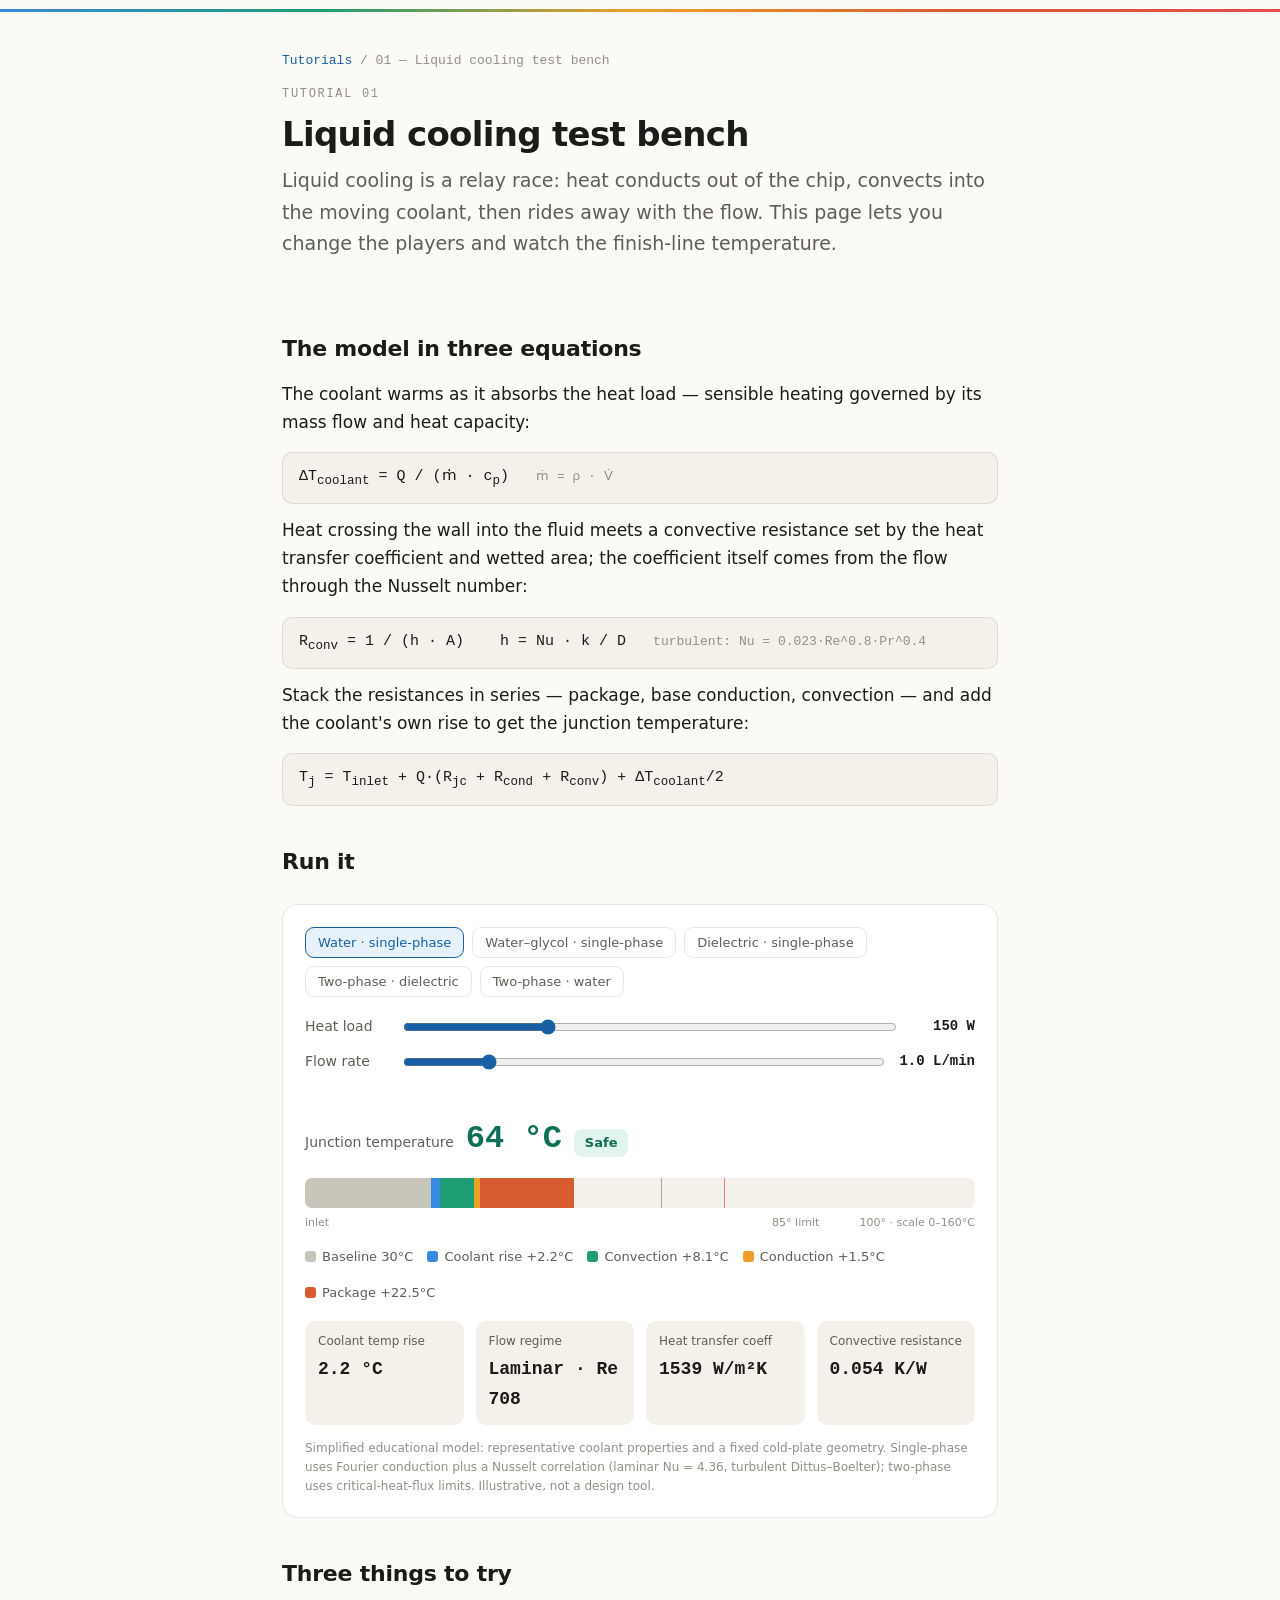
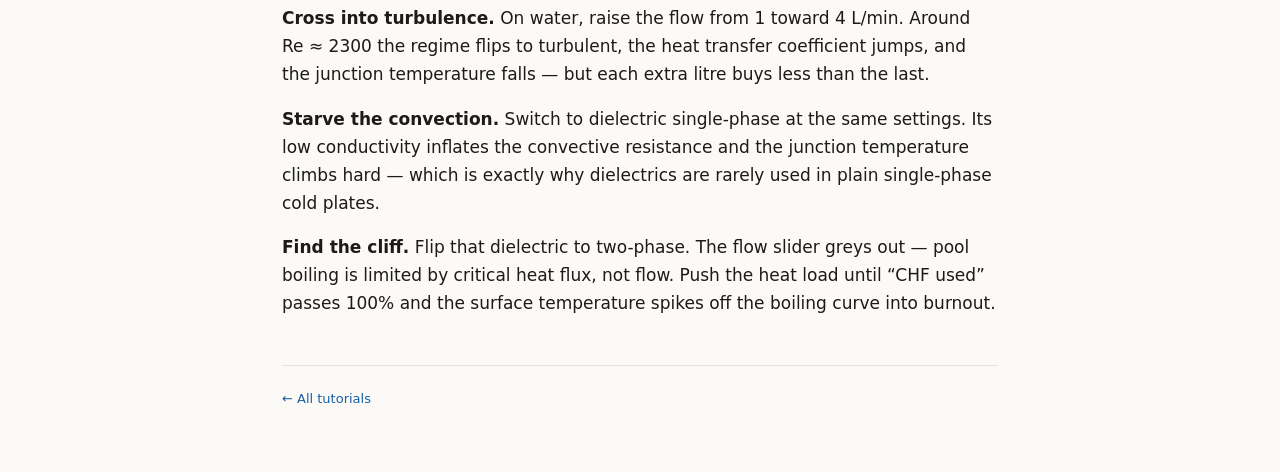
<file: 01-liquid-cooling.html>
<!DOCTYPE html>
<html lang="en">
<head>
<meta charset="utf-8">
<meta name="viewport" content="width=device-width, initial-scale=1">
<title>01 · Liquid cooling test bench</title>
<link rel="stylesheet" href="style.css">
</head>
<body>
<hr class="spectrum">
<div class="wrap">
  <nav class="crumbs"><a href="index.html">Tutorials</a> / 01 — Liquid cooling test bench</nav>
  <header class="site" style="padding-top:14px">
    <p class="eyebrow">Tutorial 01</p>
    <h1>Liquid cooling test bench</h1>
    <p class="lead">Liquid cooling is a relay race: heat conducts out of the chip, convects into the moving coolant, then rides away with the flow. This page lets you change the players and watch the finish-line temperature.</p>
  </header>

  <h2>The model in three equations</h2>
  <p>The coolant warms as it absorbs the heat load — sensible heating governed by its mass flow and heat capacity:</p>
  <div class="eq">&Delta;T<sub>coolant</sub> = Q / (ṁ · c<sub>p</sub>) &nbsp;&nbsp;<span class="lab">ṁ = &rho; · V̇</span></div>
  <p>Heat crossing the wall into the fluid meets a convective resistance set by the heat transfer coefficient and wetted area; the coefficient itself comes from the flow through the Nusselt number:</p>
  <div class="eq">R<sub>conv</sub> = 1 / (h · A) &nbsp;&nbsp; h = Nu · k / D &nbsp;&nbsp;<span class="lab">turbulent: Nu = 0.023·Re^0.8·Pr^0.4</span></div>
  <p>Stack the resistances in series — package, base conduction, convection — and add the coolant's own rise to get the junction temperature:</p>
  <div class="eq">T<sub>j</sub> = T<sub>inlet</sub> + Q·(R<sub>jc</sub> + R<sub>cond</sub> + R<sub>conv</sub>) + &Delta;T<sub>coolant</sub>/2</div>

  <h2>Run it</h2>

  <div class="panel">
    <div id="chips" style="display:flex;flex-wrap:wrap;gap:8px;margin-bottom:18px">
      <button class="chip on" data-k="water">Water · single-phase</button>
      <button class="chip" data-k="glycol">Water–glycol · single-phase</button>
      <button class="chip" data-k="diel">Dielectric · single-phase</button>
      <button class="chip" data-k="tp_diel">Two-phase · dielectric</button>
      <button class="chip" data-k="tp_water">Two-phase · water</button>
    </div>

    <div class="row">
      <label for="q">Heat load</label>
      <input type="range" id="q" min="10" max="500" value="150" step="5">
      <span class="val" id="qv">150 W</span>
    </div>
    <div class="row" id="frow">
      <label for="f">Flow rate</label>
      <input type="range" id="f" min="0.2" max="5" value="1" step="0.1">
      <span class="val" id="fv">1.0 L/min</span>
    </div>
    <div id="fhint" class="small" style="color:var(--ink-3);margin:-4px 0 16px;min-height:16px"></div>

    <div style="display:flex;align-items:baseline;gap:12px;margin-bottom:12px;flex-wrap:wrap">
      <span class="small muted">Junction temperature</span>
      <span class="big" id="big">63 &deg;C</span>
      <span class="statuspill" id="status">Safe</span>
    </div>

    <div class="track">
      <div id="bar" style="display:flex;width:100%;height:100%"></div>
      <div style="position:absolute;top:0;left:53.1%;height:100%;width:1px;background:var(--ink-2);opacity:.5"></div>
      <div style="position:absolute;top:0;left:62.5%;height:100%;width:1px;background:var(--red);opacity:.7"></div>
    </div>
    <div class="ticks"><span>inlet</span><span style="margin-left:auto;margin-right:6%">85&deg; limit</span><span>100&deg; · scale 0–160&deg;C</span></div>
    <div class="legend" id="legend"></div>

    <div class="grid" id="grid"></div>

    <p class="note">Simplified educational model: representative coolant properties and a fixed cold-plate geometry. Single-phase uses Fourier conduction plus a Nusselt correlation (laminar Nu = 4.36, turbulent Dittus–Boelter); two-phase uses critical-heat-flux limits. Illustrative, not a design tool.</p>
  </div>

  <h2>Three things to try</h2>
  <p><strong>Cross into turbulence.</strong> On water, raise the flow from 1 toward 4 L/min. Around Re&nbsp;≈&nbsp;2300 the regime flips to turbulent, the heat transfer coefficient jumps, and the junction temperature falls — but each extra litre buys less than the last.</p>
  <p><strong>Starve the convection.</strong> Switch to dielectric single-phase at the same settings. Its low conductivity inflates the convective resistance and the junction temperature climbs hard — which is exactly why dielectrics are rarely used in plain single-phase cold plates.</p>
  <p><strong>Find the cliff.</strong> Flip that dielectric to two-phase. The flow slider greys out — pool boiling is limited by critical heat flux, not flow. Push the heat load until “CHF used” passes 100% and the surface temperature spikes off the boiling curve into burnout.</p>

  <footer class="site">
    <a href="index.html">← All tutorials</a>
  </footer>
</div>

<script>
const M={
 water:{label:'Water',mode:'single',rho:1000,cp:4180,k:0.6,mu:0.0008,tsat:100},
 glycol:{label:'Water–glycol',mode:'single',rho:1070,cp:3300,k:0.37,mu:0.0034,tsat:107},
 diel:{label:'Dielectric (FC-72)',mode:'single',rho:1680,cp:1100,k:0.057,mu:0.00064,tsat:56},
 tp_diel:{label:'Two-phase dielectric',mode:'two',rho:1680,cp:1100,k:0.057,mu:0.00064,tsat:56,chf:150000},
 tp_water:{label:'Two-phase water',mode:'two',rho:1000,cp:4180,k:0.6,mu:0.0008,tsat:100,chf:1100000}
};
const Ac=5e-5,Dh=0.0017,Aw=0.012,Abase=9e-4,Rjc=0.15,Rcond=0.01,Tin=30,SCALE=160;
const COL={blue:'var(--blue)',teal:'var(--teal)',amber:'var(--amber)',coral:'var(--coral)',red:'var(--red)'};
const TXT={ok:'--ok-t',warn:'--warn-t',bad:'--bad-t'};
const BG={ok:'--ok-bg',warn:'--warn-bg',bad:'--bad-bg'};
let cur='water';
const $=id=>document.getElementById(id);

function compute(){
 const m=M[cur],Q=+$('q').value,V=+$('f').value;
 if(m.mode==='single'){
  const mdot=m.rho*(V/1000/60);
  const dT=Q/(mdot*m.cp);
  const v=(V/1000/60)/Ac;
  const Re=m.rho*v*Dh/m.mu;
  const Pr=m.mu*m.cp/m.k;
  let Nu,regime;
  if(Re<2300){Nu=4.36;regime='Laminar';}else{Nu=0.023*Math.pow(Re,0.8)*Math.pow(Pr,0.4);regime='Turbulent';}
  const h=Nu*m.k/Dh, Rconv=1/(h*Aw);
  const sc=dT,sv=Q*Rconv,sd=Q*Rcond,sp=Q*Rjc, Tj=Tin+sc+sv+sd+sp;
  return {mode:'single',Tj,base:Tin,dT,Re,regime,h,Rconv,
   segs:[['Coolant rise',sc,'blue'],['Convection',sv,'teal'],['Conduction',sd,'amber'],['Package',sp,'coral']]};
 }else{
  const qf=Q/Abase, margin=qf/m.chf;
  let sh,burn=false;
  if(margin<1){sh=8+22*margin;}else{sh=400;burn=true;}
  const Twall=m.tsat+sh, sd=Q*Rcond, sp=Q*Rjc, Tj=Twall+sd+sp;
  return {mode:'two',Tj,base:m.tsat,qflux:qf/1e4,chf:m.chf/1e4,margin,Twall,burn,
   segs:[['Superheat',sh,'red'],['Conduction',sd,'amber'],['Package',sp,'coral']]};
 }
}
function card(l,v){return '<div class="card"><div class="l">'+l+'</div><div class="v">'+v+'</div></div>';}

function render(){
 const o=compute();
 let html='',cum=0;
 const bw=Math.min(o.base/SCALE*100,100);
 html+='<div class="seg" style="width:'+bw+'%;background:var(--seg-base)"></div>';cum=bw;
 o.segs.forEach(s=>{let w=s[1]/SCALE*100;if(cum+w>100)w=Math.max(0,100-cum);cum+=w;
  html+='<div class="seg" style="width:'+w+'%;background:'+COL[s[2]]+'"></div>';});
 $('bar').innerHTML=html;
 $('legend').innerHTML='<span class="lg"><i style="background:var(--seg-base)"></i>Baseline '+o.base.toFixed(0)+'&deg;C</span>'+
  o.segs.map(s=>'<span class="lg"><i style="background:'+COL[s[2]]+'"></i>'+s[0]+' +'+s[1].toFixed(1)+'&deg;C</span>').join('');
 let st,col;
 if(o.mode==='single'){
  if(o.Tj>=100){st='Over limit';col='bad';}else if(o.Tj>=85){st='Running hot';col='warn';}else{st='Safe';col='ok';}
  $('grid').innerHTML=card('Coolant temp rise',o.dT.toFixed(1)+' &deg;C')+card('Flow regime',o.regime+' · Re '+o.Re.toFixed(0))+
   card('Heat transfer coeff',o.h.toFixed(0)+' W/m²K')+card('Convective resistance',o.Rconv.toFixed(3)+' K/W');
 }else{
  if(o.burn){st='Burnout — past CHF';col='bad';}else if(o.margin>0.85){st='Near CHF limit';col='warn';}else if(o.Tj>=90){st='Warm';col='warn';}else{st='Safe';col='ok';}
  $('grid').innerHTML=card('Heat flux',o.qflux.toFixed(1)+' W/cm²')+card('Critical heat flux',o.chf.toFixed(0)+' W/cm²')+
   card('CHF used',(o.margin*100).toFixed(0)+' %')+card('Surface temp',o.Twall.toFixed(0)+' &deg;C');
 }
 $('big').innerHTML=o.burn?'Burnout':o.Tj.toFixed(0)+' &deg;C';
 $('big').style.color='var('+TXT[col]+')';
 const s=$('status');s.textContent=st;s.style.color='var('+TXT[col]+')';s.style.background='var('+BG[col]+')';
}
$('q').addEventListener('input',e=>{$('qv').textContent=e.target.value+' W';render();});
$('f').addEventListener('input',e=>{$('fv').textContent=(+e.target.value).toFixed(1)+' L/min';render();});
document.querySelectorAll('.chip').forEach(c=>c.addEventListener('click',()=>{
 cur=c.dataset.k;
 document.querySelectorAll('.chip').forEach(x=>x.classList.toggle('on',x===c));
 const two=M[cur].mode==='two';
 $('f').disabled=two;$('frow').style.opacity=two?0.4:1;
 $('fhint').textContent=two?'Flow rate is disabled — in pool boiling the limit is set by critical heat flux, not flow.':'';
 render();
}));
render();
</script>
</body>
</html>
</file>
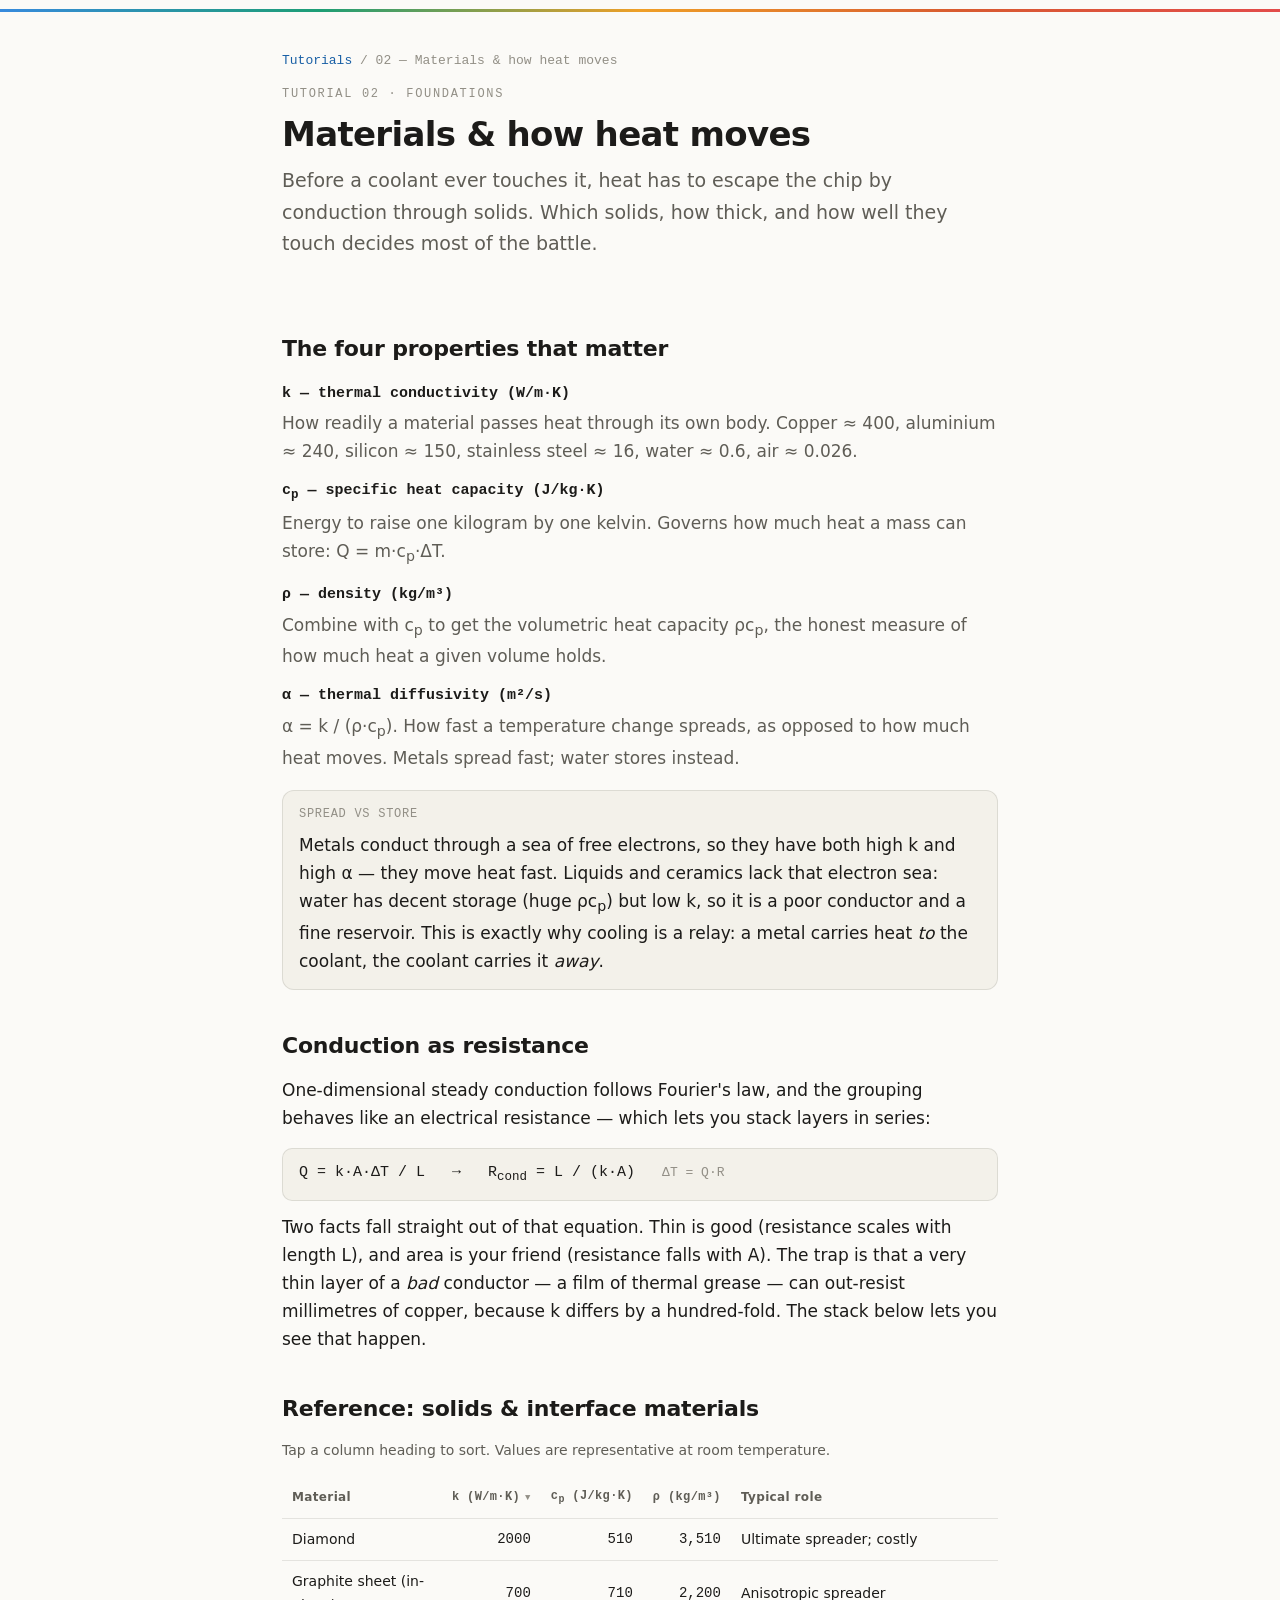
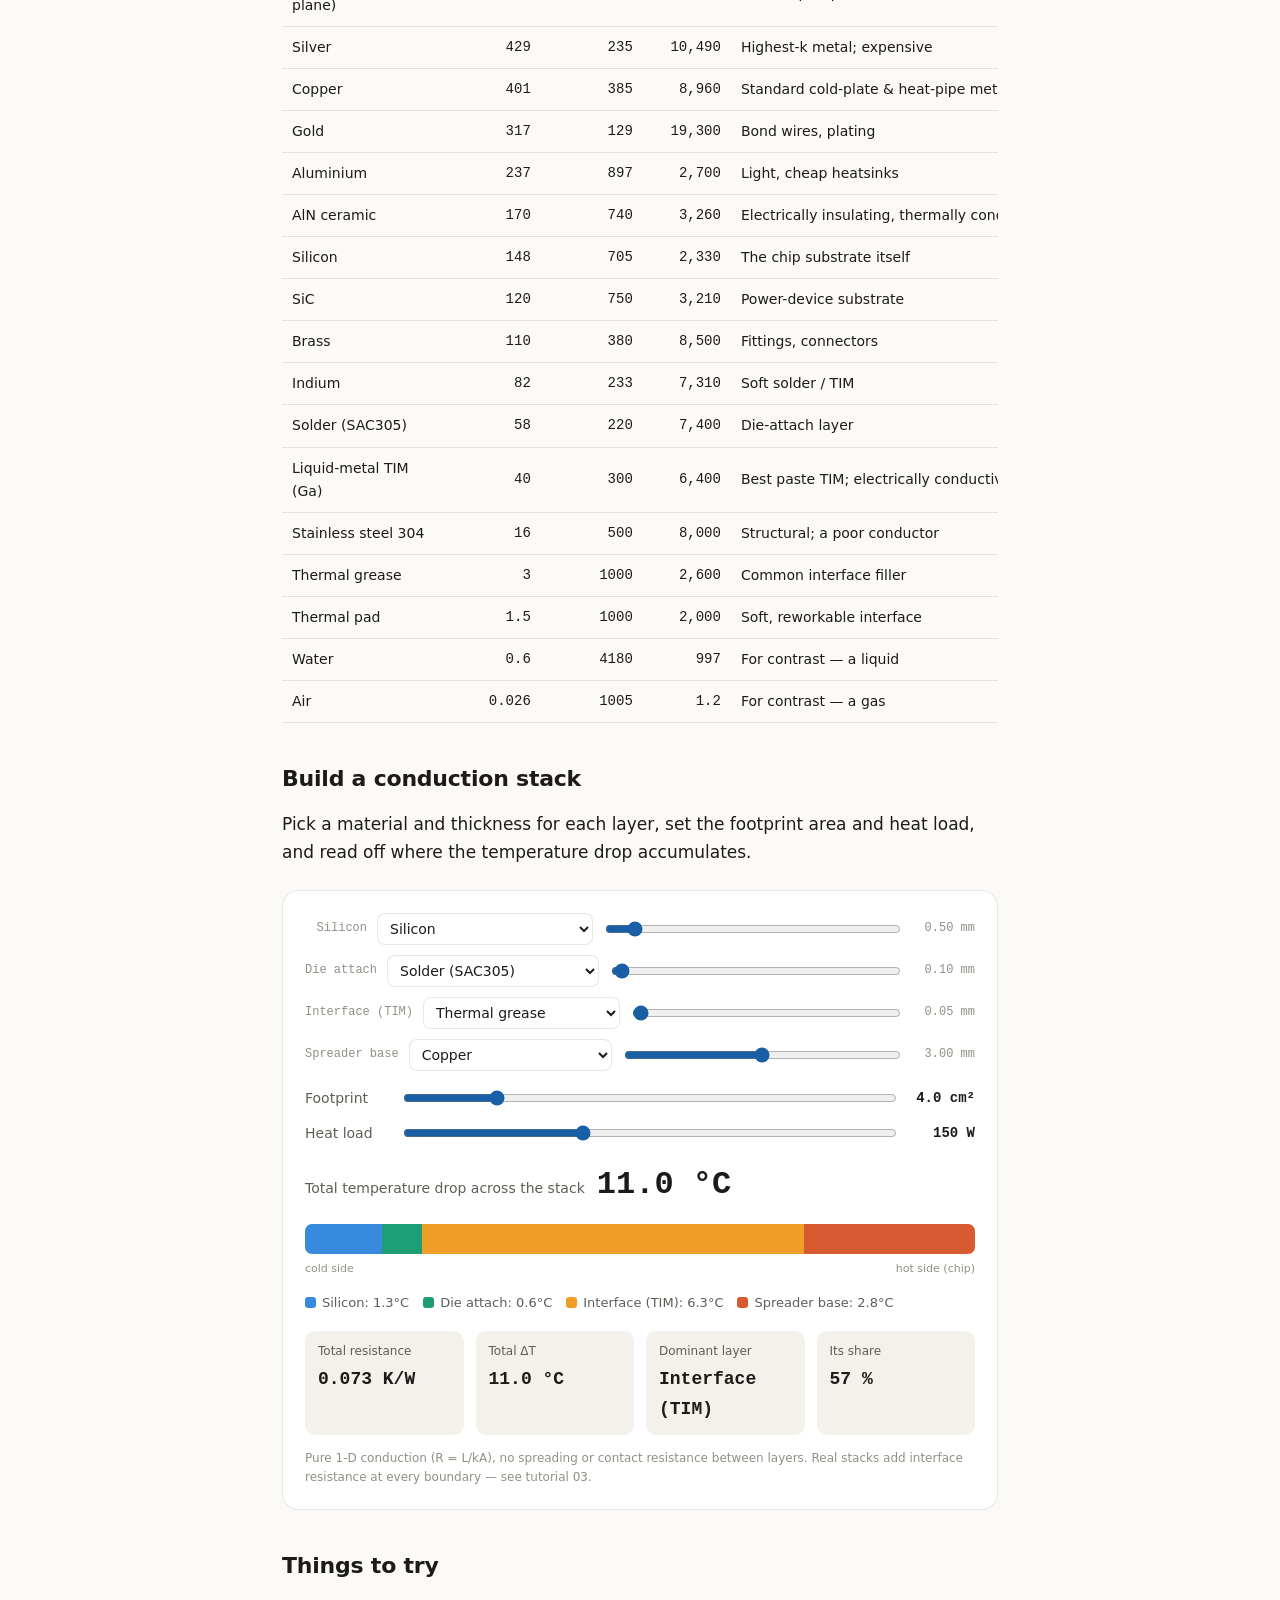
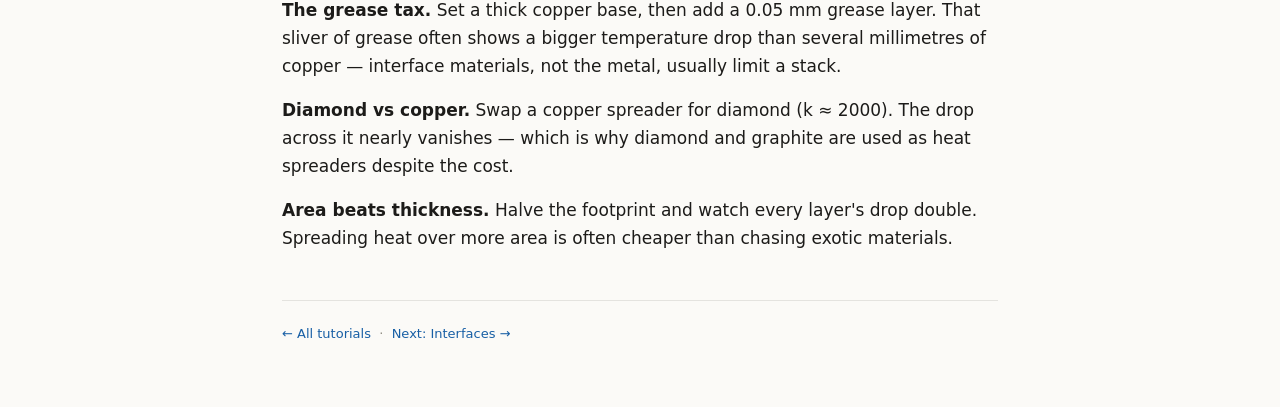
<file: 02-materials.html>
<!DOCTYPE html>
<html lang="en">
<head>
<meta charset="utf-8">
<meta name="viewport" content="width=device-width, initial-scale=1">
<title>02 · Materials &amp; how heat moves</title>
<link rel="stylesheet" href="style.css">
</head>
<body>
<hr class="spectrum">
<div class="wrap">
  <nav class="crumbs"><a href="index.html">Tutorials</a> / 02 — Materials &amp; how heat moves</nav>
  <header class="site" style="padding-top:14px">
    <p class="eyebrow">Tutorial 02 · Foundations</p>
    <h1>Materials &amp; how heat moves</h1>
    <p class="lead">Before a coolant ever touches it, heat has to escape the chip by conduction through solids. Which solids, how thick, and how well they touch decides most of the battle.</p>
  </header>

  <h2>The four properties that matter</h2>
  <dl class="defs">
    <dt>k — thermal conductivity (W/m·K)</dt>
    <dd>How readily a material passes heat through its own body. Copper ≈ 400, aluminium ≈ 240, silicon ≈ 150, stainless steel ≈ 16, water ≈ 0.6, air ≈ 0.026.</dd>
    <dt>c<sub>p</sub> — specific heat capacity (J/kg·K)</dt>
    <dd>Energy to raise one kilogram by one kelvin. Governs how much heat a mass can store: Q = m·c<sub>p</sub>·ΔT.</dd>
    <dt>ρ — density (kg/m³)</dt>
    <dd>Combine with c<sub>p</sub> to get the volumetric heat capacity ρc<sub>p</sub>, the honest measure of how much heat a given volume holds.</dd>
    <dt>α — thermal diffusivity (m²/s)</dt>
    <dd>α = k / (ρ·c<sub>p</sub>). How fast a temperature change spreads, as opposed to how much heat moves. Metals spread fast; water stores instead.</dd>
  </dl>

  <div class="callout">
    <p class="ct">Spread vs store</p>
    <p style="margin:0">Metals conduct through a sea of free electrons, so they have both high k and high α — they move heat fast. Liquids and ceramics lack that electron sea: water has decent storage (huge ρc<sub>p</sub>) but low k, so it is a poor conductor and a fine reservoir. This is exactly why cooling is a relay: a metal carries heat <em>to</em> the coolant, the coolant carries it <em>away</em>.</p>
  </div>

  <h2>Conduction as resistance</h2>
  <p>One-dimensional steady conduction follows Fourier's law, and the grouping behaves like an electrical resistance — which lets you stack layers in series:</p>
  <div class="eq">Q = k·A·ΔT / L &nbsp;&nbsp;→&nbsp;&nbsp; R<sub>cond</sub> = L / (k·A) &nbsp;&nbsp;<span class="lab">ΔT = Q·R</span></div>
  <p>Two facts fall straight out of that equation. Thin is good (resistance scales with length L), and area is your friend (resistance falls with A). The trap is that a very thin layer of a <em>bad</em> conductor — a film of thermal grease — can out-resist millimetres of copper, because k differs by a hundred-fold. The stack below lets you see that happen.</p>

  <h2>Reference: solids &amp; interface materials</h2>
  <p class="small muted">Tap a column heading to sort. Values are representative at room temperature.</p>
  <div class="tablewrap">
    <table class="dtable" id="mtable">
      <thead><tr>
        <th class="name" data-k="name" data-t="s">Material</th>
        <th class="num" data-k="k" data-t="n">k (W/m·K)</th>
        <th class="num" data-k="cp" data-t="n">c<sub>p</sub> (J/kg·K)</th>
        <th class="num" data-k="rho" data-t="n">ρ (kg/m³)</th>
        <th class="no-sort">Typical role</th>
      </tr></thead>
      <tbody></tbody>
    </table>
  </div>

  <h2>Build a conduction stack</h2>
  <p>Pick a material and thickness for each layer, set the footprint area and heat load, and read off where the temperature drop accumulates.</p>

  <div class="panel">
    <div id="layers"></div>
    <div class="row" style="margin-top:16px">
      <label for="area">Footprint</label>
      <input type="range" id="area" min="0.5" max="20" value="4" step="0.5">
      <span class="val" id="areav">4.0 cm²</span>
    </div>
    <div class="row">
      <label for="qq">Heat load</label>
      <input type="range" id="qq" min="10" max="400" value="150" step="5">
      <span class="val" id="qqv">150 W</span>
    </div>

    <div style="display:flex;align-items:baseline;gap:12px;margin:14px 0 12px;flex-wrap:wrap">
      <span class="small muted">Total temperature drop across the stack</span>
      <span class="big" id="dtbig">— °C</span>
    </div>
    <div class="track"><div id="sbar" style="display:flex;width:100%;height:100%"></div></div>
    <div class="ticks"><span>cold side</span><span style="margin-left:auto">hot side (chip)</span></div>
    <div class="legend" id="slegend"></div>
    <div class="grid" id="sgrid"></div>
    <p class="note">Pure 1-D conduction (R = L/kA), no spreading or contact resistance between layers. Real stacks add interface resistance at every boundary — see tutorial 03.</p>
  </div>

  <h2>Things to try</h2>
  <p><strong>The grease tax.</strong> Set a thick copper base, then add a 0.05 mm grease layer. That sliver of grease often shows a bigger temperature drop than several millimetres of copper — interface materials, not the metal, usually limit a stack.</p>
  <p><strong>Diamond vs copper.</strong> Swap a copper spreader for diamond (k ≈ 2000). The drop across it nearly vanishes — which is why diamond and graphite are used as heat spreaders despite the cost.</p>
  <p><strong>Area beats thickness.</strong> Halve the footprint and watch every layer's drop double. Spreading heat over more area is often cheaper than chasing exotic materials.</p>

  <footer class="site"><a href="index.html">← All tutorials</a> &nbsp;·&nbsp; <a href="03-interfaces.html">Next: Interfaces →</a></footer>
</div>

<script>
const MATS={
 "Copper":401,"Aluminium":237,"Silicon":148,"Diamond":2000,"Graphite sheet":700,
 "AlN ceramic":170,"Stainless steel":16,"Solder (SAC305)":58,"Liquid-metal TIM":40,
 "Thermal grease":3,"Thermal pad":1.5
};
const MROWS=[
 ["Diamond",2000,510,3510,"Ultimate spreader; costly"],
 ["Silver",429,235,10490,"Highest-k metal; expensive"],
 ["Copper",401,385,8960,"Standard cold-plate & heat-pipe metal"],
 ["Gold",317,129,19300,"Bond wires, plating"],
 ["Aluminium",237,897,2700,"Light, cheap heatsinks"],
 ["AlN ceramic",170,740,3260,"Electrically insulating, thermally conductive"],
 ["Silicon",148,705,2330,"The chip substrate itself"],
 ["Graphite sheet (in-plane)",700,710,2200,"Anisotropic spreader"],
 ["SiC",120,750,3210,"Power-device substrate"],
 ["Brass",110,380,8500,"Fittings, connectors"],
 ["Indium",82,233,7310,"Soft solder / TIM"],
 ["Solder (SAC305)",58,220,7400,"Die-attach layer"],
 ["Liquid-metal TIM (Ga)",40,300,6400,"Best paste TIM; electrically conductive"],
 ["Stainless steel 304",16,500,8000,"Structural; a poor conductor"],
 ["Thermal grease",3,1000,2600,"Common interface filler"],
 ["Thermal pad",1.5,1000,2000,"Soft, reworkable interface"],
 ["Water",0.6,4180,997,"For contrast — a liquid"],
 ["Air",0.026,1005,1.2,"For contrast — a gas"]
];
const LAYERS=[
 {name:"Silicon",mat:"Silicon",L:0.5},
 {name:"Die attach",mat:"Solder (SAC305)",L:0.1},
 {name:"Interface (TIM)",mat:"Thermal grease",L:0.05},
 {name:"Spreader base",mat:"Copper",L:3}
];
const COL=["var(--blue)","var(--teal)","var(--amber)","var(--coral)"];
const $=id=>document.getElementById(id);

const tb=$('mtable').querySelector('tbody');
let msort={k:'k',dir:-1};
function paintM(){
 const rows=[...MROWS].sort((a,b)=>{const i={name:0,k:1,cp:2,rho:3}[msort.k];
   return (typeof a[i]==='string'? a[i].localeCompare(b[i]) : a[i]-b[i])*msort.dir;});
 tb.innerHTML=rows.map(r=>`<tr><td class="name">${r[0]}</td><td class="num">${r[1]}</td><td class="num">${r[2]}</td><td class="num">${r[3].toLocaleString()}</td><td>${r[4]}</td></tr>`).join('');
 $('mtable').querySelectorAll('th[data-k]').forEach(th=>{th.classList.remove('sort-asc','sort-desc');
   if(th.dataset.k===msort.k)th.classList.add(msort.dir>0?'sort-asc':'sort-desc');});
}
$('mtable').querySelectorAll('th[data-k]').forEach(th=>th.addEventListener('click',()=>{
 const k=th.dataset.k; if(msort.k===k)msort.dir*=-1; else{msort.k=k;msort.dir=th.dataset.t==='s'?1:-1;} paintM();}));
paintM();

function buildLayers(){
 const opts=Object.keys(MATS).map(m=>`<option>${m}</option>`).join('');
 $('layers').innerHTML=LAYERS.map((ly,i)=>`
  <div class="layerrow">
    <span class="ll">${ly.name}</span>
    <select data-i="${i}">${opts}</select>
    <input type="range" data-i="${i}" min="0.02" max="6" value="${ly.L}" step="0.01">
    <span class="ll" id="lL${i}">${ly.L.toFixed(2)} mm</span>
  </div>`).join('');
 $('layers').querySelectorAll('select').forEach(s=>{s.value=LAYERS[+s.dataset.i].mat;
   s.addEventListener('change',e=>{LAYERS[+e.target.dataset.i].mat=e.target.value;calc();});});
 $('layers').querySelectorAll('input').forEach(inp=>inp.addEventListener('input',e=>{
   const i=+e.target.dataset.i;LAYERS[i].L=+e.target.value;$('lL'+i).textContent=LAYERS[i].L.toFixed(2)+' mm';calc();}));
}
function card(l,v){return `<div class="card"><div class="l">${l}</div><div class="v">${v}</div></div>`;}

function calc(){
 const A=(+$('area').value)/1e4, Q=+$('qq').value;
 let Rtot=0; const seg=LAYERS.map(ly=>{const k=MATS[ly.mat];const R=(ly.L/1000)/(k*A);Rtot+=R;return {name:ly.name,mat:ly.mat,R};});
 const dTtot=Q*Rtot;
 let html='', leg='';
 seg.forEach((s,i)=>{const dt=Q*s.R;const w=dTtot>0?dt/dTtot*100:0;
   html+=`<div class="seg" style="width:${w}%;background:${COL[i]}"></div>`;
   leg+=`<span class="lg"><i style="background:${COL[i]}"></i>${s.name}: ${dt.toFixed(1)}°C</span>`;});
 $('sbar').innerHTML=html; $('slegend').innerHTML=leg;
 $('dtbig').textContent=dTtot.toFixed(1)+' °C';
 const worst=seg.reduce((a,b)=>b.R>a.R?b:a);
 $('sgrid').innerHTML=card('Total resistance',Rtot.toFixed(3)+' K/W')+card('Total ΔT',dTtot.toFixed(1)+' °C')+
   card('Dominant layer',worst.name)+card('Its share',(worst.R/Rtot*100).toFixed(0)+' %');
}
$('area').addEventListener('input',e=>{$('areav').textContent=(+e.target.value).toFixed(1)+' cm²';calc();});
$('qq').addEventListener('input',e=>{$('qqv').textContent=e.target.value+' W';calc();});
buildLayers(); calc();
</script>
</body>
</html>
</file>
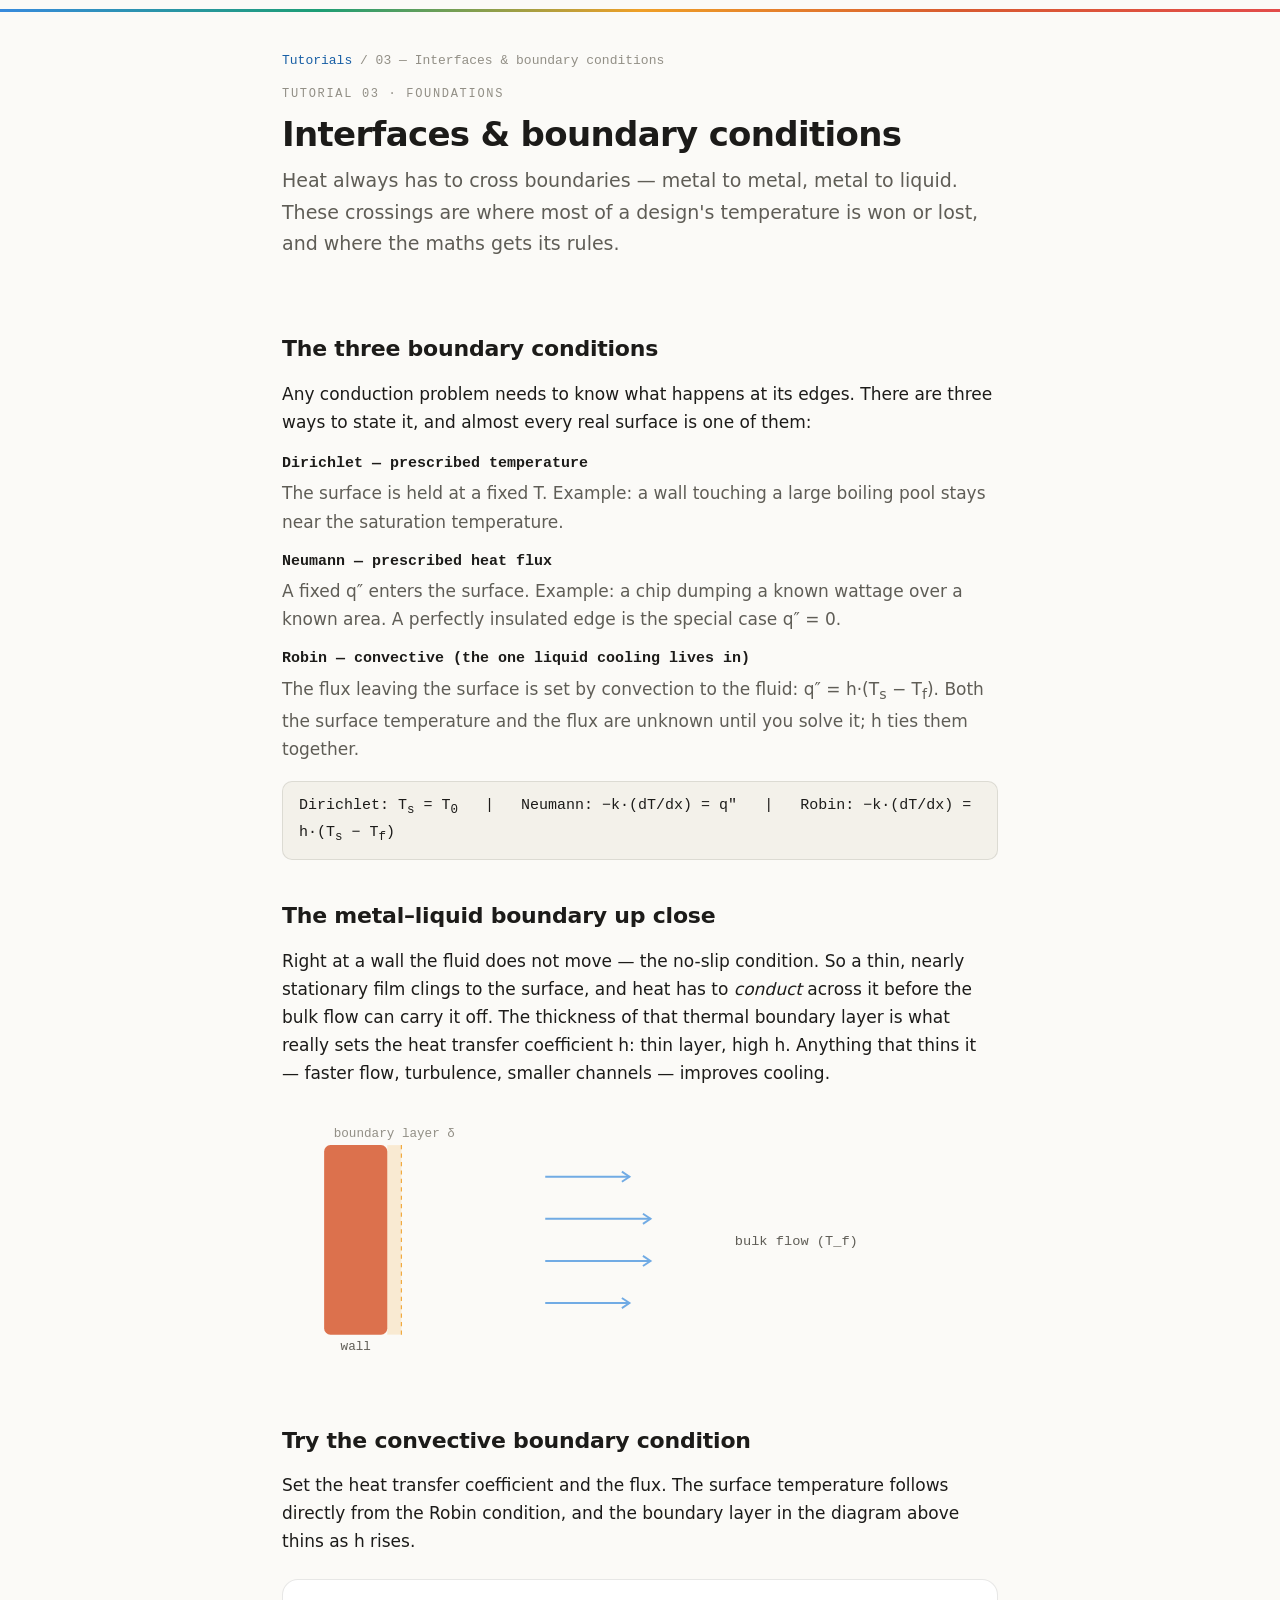
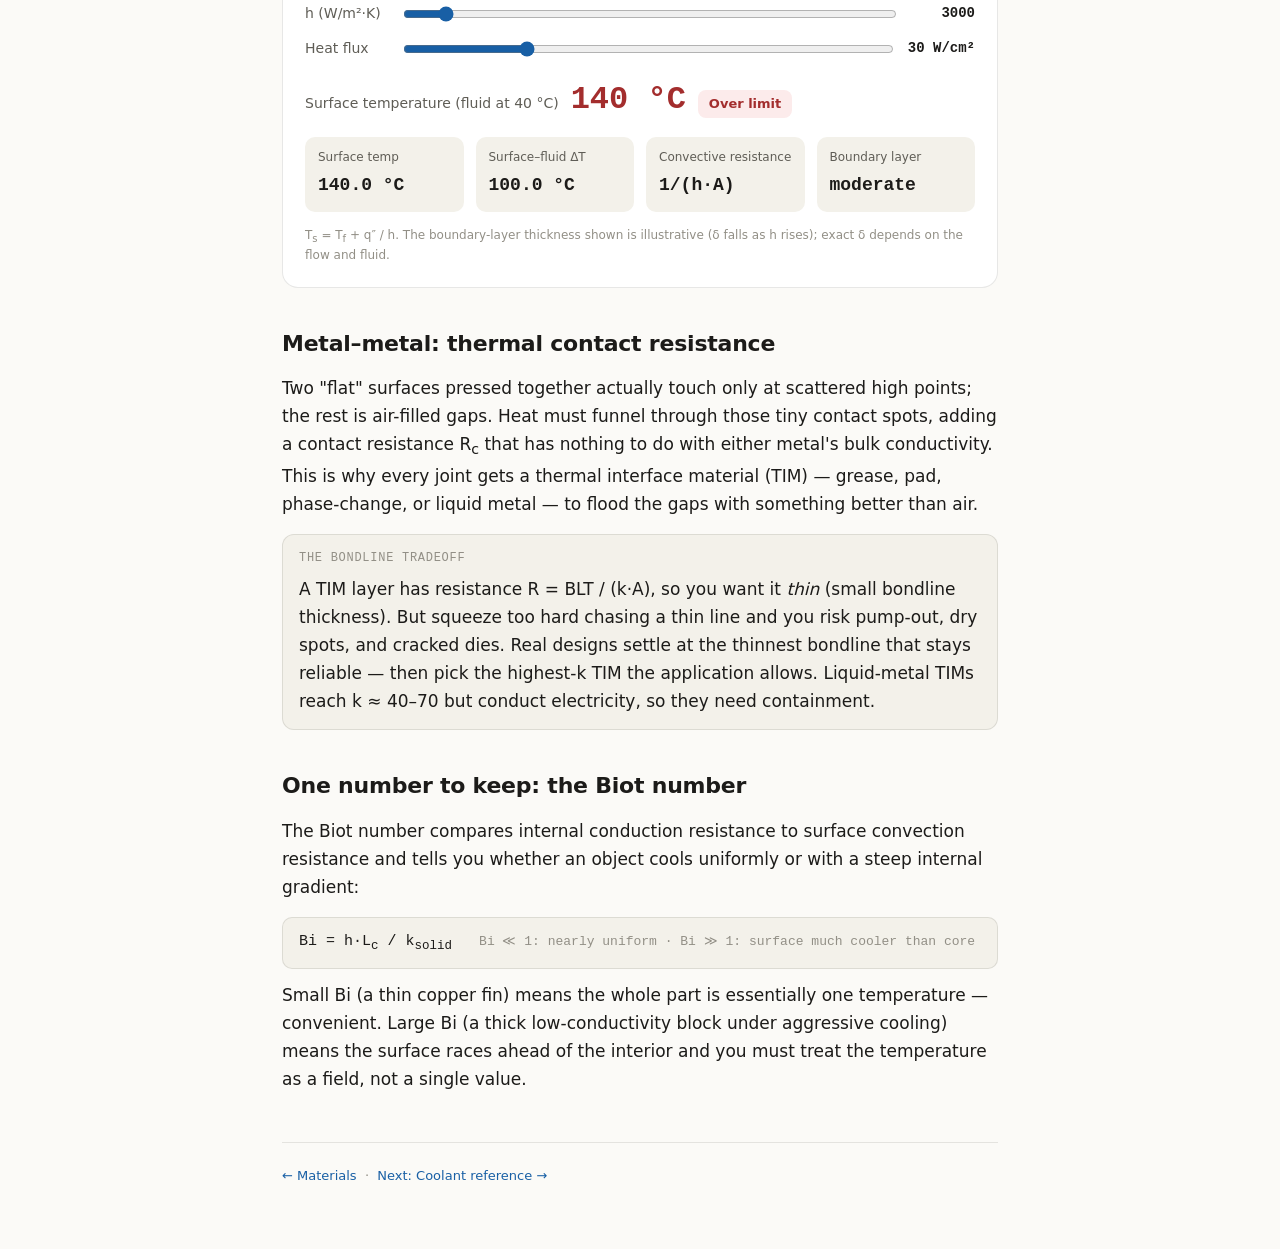
<file: 03-interfaces.html>
<!DOCTYPE html>
<html lang="en">
<head>
<meta charset="utf-8">
<meta name="viewport" content="width=device-width, initial-scale=1">
<title>03 · Interfaces &amp; boundary conditions</title>
<link rel="stylesheet" href="style.css">
</head>
<body>
<hr class="spectrum">
<div class="wrap">
  <nav class="crumbs"><a href="index.html">Tutorials</a> / 03 — Interfaces &amp; boundary conditions</nav>
  <header class="site" style="padding-top:14px">
    <p class="eyebrow">Tutorial 03 · Foundations</p>
    <h1>Interfaces &amp; boundary conditions</h1>
    <p class="lead">Heat always has to cross boundaries — metal to metal, metal to liquid. These crossings are where most of a design's temperature is won or lost, and where the maths gets its rules.</p>
  </header>

  <h2>The three boundary conditions</h2>
  <p>Any conduction problem needs to know what happens at its edges. There are three ways to state it, and almost every real surface is one of them:</p>
  <dl class="defs">
    <dt>Dirichlet — prescribed temperature</dt>
    <dd>The surface is held at a fixed T. Example: a wall touching a large boiling pool stays near the saturation temperature.</dd>
    <dt>Neumann — prescribed heat flux</dt>
    <dd>A fixed q″ enters the surface. Example: a chip dumping a known wattage over a known area. A perfectly insulated edge is the special case q″ = 0.</dd>
    <dt>Robin — convective (the one liquid cooling lives in)</dt>
    <dd>The flux leaving the surface is set by convection to the fluid: q″ = h·(T<sub>s</sub> − T<sub>f</sub>). Both the surface temperature and the flux are unknown until you solve it; h ties them together.</dd>
  </dl>
  <div class="eq">Dirichlet: T<sub>s</sub> = T<sub>0</sub> &nbsp;&nbsp;|&nbsp;&nbsp; Neumann: −k·(dT/dx) = q″ &nbsp;&nbsp;|&nbsp;&nbsp; Robin: −k·(dT/dx) = h·(T<sub>s</sub> − T<sub>f</sub>)</div>

  <h2>The metal–liquid boundary up close</h2>
  <p>Right at a wall the fluid does not move — the no-slip condition. So a thin, nearly stationary film clings to the surface, and heat has to <em>conduct</em> across it before the bulk flow can carry it off. The thickness of that thermal boundary layer is what really sets the heat transfer coefficient h: thin layer, high h. Anything that thins it — faster flow, turbulence, smaller channels — improves cooling.</p>

  <div class="svgwrap">
  <svg width="100%" viewBox="0 0 680 260" role="img" aria-label="Diagram of a heated wall with a thermal boundary layer in the flowing fluid">
    <rect x="40" y="40" width="60" height="180" rx="6" fill="var(--coral)" opacity="0.85"/>
    <text x="70" y="235" text-anchor="middle" font-size="12" font-family="var(--mono)" fill="var(--ink-2)">wall</text>
    <rect id="bl" x="100" y="40" width="120" height="180" fill="var(--amber)" opacity="0.18"/>
    <line id="bledge" x1="220" y1="40" x2="220" y2="220" stroke="var(--amber)" stroke-width="1" stroke-dasharray="4 4"/>
    <text id="bllab" x="160" y="32" text-anchor="middle" font-size="12" font-family="var(--mono)" fill="var(--ink-3)">boundary layer δ</text>
    <g stroke="var(--blue)" stroke-width="2" fill="none" opacity="0.7">
      <line x1="250" y1="70" x2="330" y2="70" marker-end="url(#a)"/>
      <line x1="250" y1="110" x2="350" y2="110" marker-end="url(#a)"/>
      <line x1="250" y1="150" x2="350" y2="150" marker-end="url(#a)"/>
      <line x1="250" y1="190" x2="330" y2="190" marker-end="url(#a)"/>
    </g>
    <text x="430" y="135" font-size="13" font-family="var(--mono)" fill="var(--ink-2)">bulk flow (T_f)</text>
    <defs><marker id="a" viewBox="0 0 10 10" refX="8" refY="5" markerWidth="6" markerHeight="6" orient="auto"><path d="M2 1L8 5L2 9" fill="none" stroke="var(--blue)" stroke-width="1.5"/></marker></defs>
  </svg>
  </div>

  <h2>Try the convective boundary condition</h2>
  <p>Set the heat transfer coefficient and the flux. The surface temperature follows directly from the Robin condition, and the boundary layer in the diagram above thins as h rises.</p>

  <div class="panel">
    <div class="row">
      <label for="h">h (W/m²·K)</label>
      <input type="range" id="h" min="100" max="40000" value="3000" step="100">
      <span class="val" id="hv">3000</span>
    </div>
    <div class="row">
      <label for="qf">Heat flux</label>
      <input type="range" id="qf" min="1" max="120" value="30" step="1">
      <span class="val" id="qfv">30 W/cm²</span>
    </div>
    <div style="display:flex;align-items:baseline;gap:12px;margin:14px 0 6px;flex-wrap:wrap">
      <span class="small muted">Surface temperature (fluid at 40 °C)</span>
      <span class="big" id="tsbig">— °C</span>
      <span class="statuspill" id="tsst"></span>
    </div>
    <div class="grid" id="hgrid" style="margin-top:10px"></div>
    <p class="note">T<sub>s</sub> = T<sub>f</sub> + q″ / h. The boundary-layer thickness shown is illustrative (δ falls as h rises); exact δ depends on the flow and fluid.</p>
  </div>

  <h2>Metal–metal: thermal contact resistance</h2>
  <p>Two "flat" surfaces pressed together actually touch only at scattered high points; the rest is air-filled gaps. Heat must funnel through those tiny contact spots, adding a contact resistance R<sub>c</sub> that has nothing to do with either metal's bulk conductivity. This is why every joint gets a thermal interface material (TIM) — grease, pad, phase-change, or liquid metal — to flood the gaps with something better than air.</p>
  <div class="callout">
    <p class="ct">The bondline tradeoff</p>
    <p style="margin:0">A TIM layer has resistance R = BLT / (k·A), so you want it <em>thin</em> (small bondline thickness). But squeeze too hard chasing a thin line and you risk pump-out, dry spots, and cracked dies. Real designs settle at the thinnest bondline that stays reliable — then pick the highest-k TIM the application allows. Liquid-metal TIMs reach k ≈ 40–70 but conduct electricity, so they need containment.</p>
  </div>

  <h2>One number to keep: the Biot number</h2>
  <p>The Biot number compares internal conduction resistance to surface convection resistance and tells you whether an object cools uniformly or with a steep internal gradient:</p>
  <div class="eq">Bi = h·L<sub>c</sub> / k<sub>solid</sub> &nbsp;&nbsp;<span class="lab">Bi ≪ 1: nearly uniform · Bi ≫ 1: surface much cooler than core</span></div>
  <p>Small Bi (a thin copper fin) means the whole part is essentially one temperature — convenient. Large Bi (a thick low-conductivity block under aggressive cooling) means the surface races ahead of the interior and you must treat the temperature as a field, not a single value.</p>

  <footer class="site"><a href="02-materials.html">← Materials</a> &nbsp;·&nbsp; <a href="04-coolants.html">Next: Coolant reference →</a></footer>
</div>

<script>
const $=id=>document.getElementById(id);
function card(l,v){return `<div class="card"><div class="l">${l}</div><div class="v">${v}</div></div>`;}
function calc(){
 const h=+$('h').value, qf=+$('qf').value, Tf=40;
 const Ts=Tf+(qf*1e4)/h;
 const w=Math.max(4,Math.min(140,40000/h));
 $('bl').setAttribute('width',w);
 $('bledge').setAttribute('x1',100+w); $('bledge').setAttribute('x2',100+w);
 $('bllab').setAttribute('x',100+w/2);
 let st,col;
 if(Ts>=100){st='Over limit';col='bad';}else if(Ts>=85){st='Hot';col='warn';}else{st='Safe';col='ok';}
 const big=$('tsbig'); big.textContent=Ts.toFixed(0)+' °C'; big.style.color='var(--'+col+'-t)';
 const s=$('tsst'); s.textContent=st; s.style.color='var(--'+col+'-t)'; s.style.background='var(--'+col+'-bg)';
 $('hgrid').innerHTML=card('Surface temp',Ts.toFixed(1)+' °C')+card('Surface–fluid ΔT',(Ts-Tf).toFixed(1)+' °C')+
   card('Convective resistance','1/(h·A)')+card('Boundary layer',h>8000?'thin':h>1500?'moderate':'thick');
}
$('h').addEventListener('input',e=>{$('hv').textContent=e.target.value;calc();});
$('qf').addEventListener('input',e=>{$('qfv').textContent=e.target.value+' W/cm²';calc();});
calc();
</script>
</body>
</html>
</file>
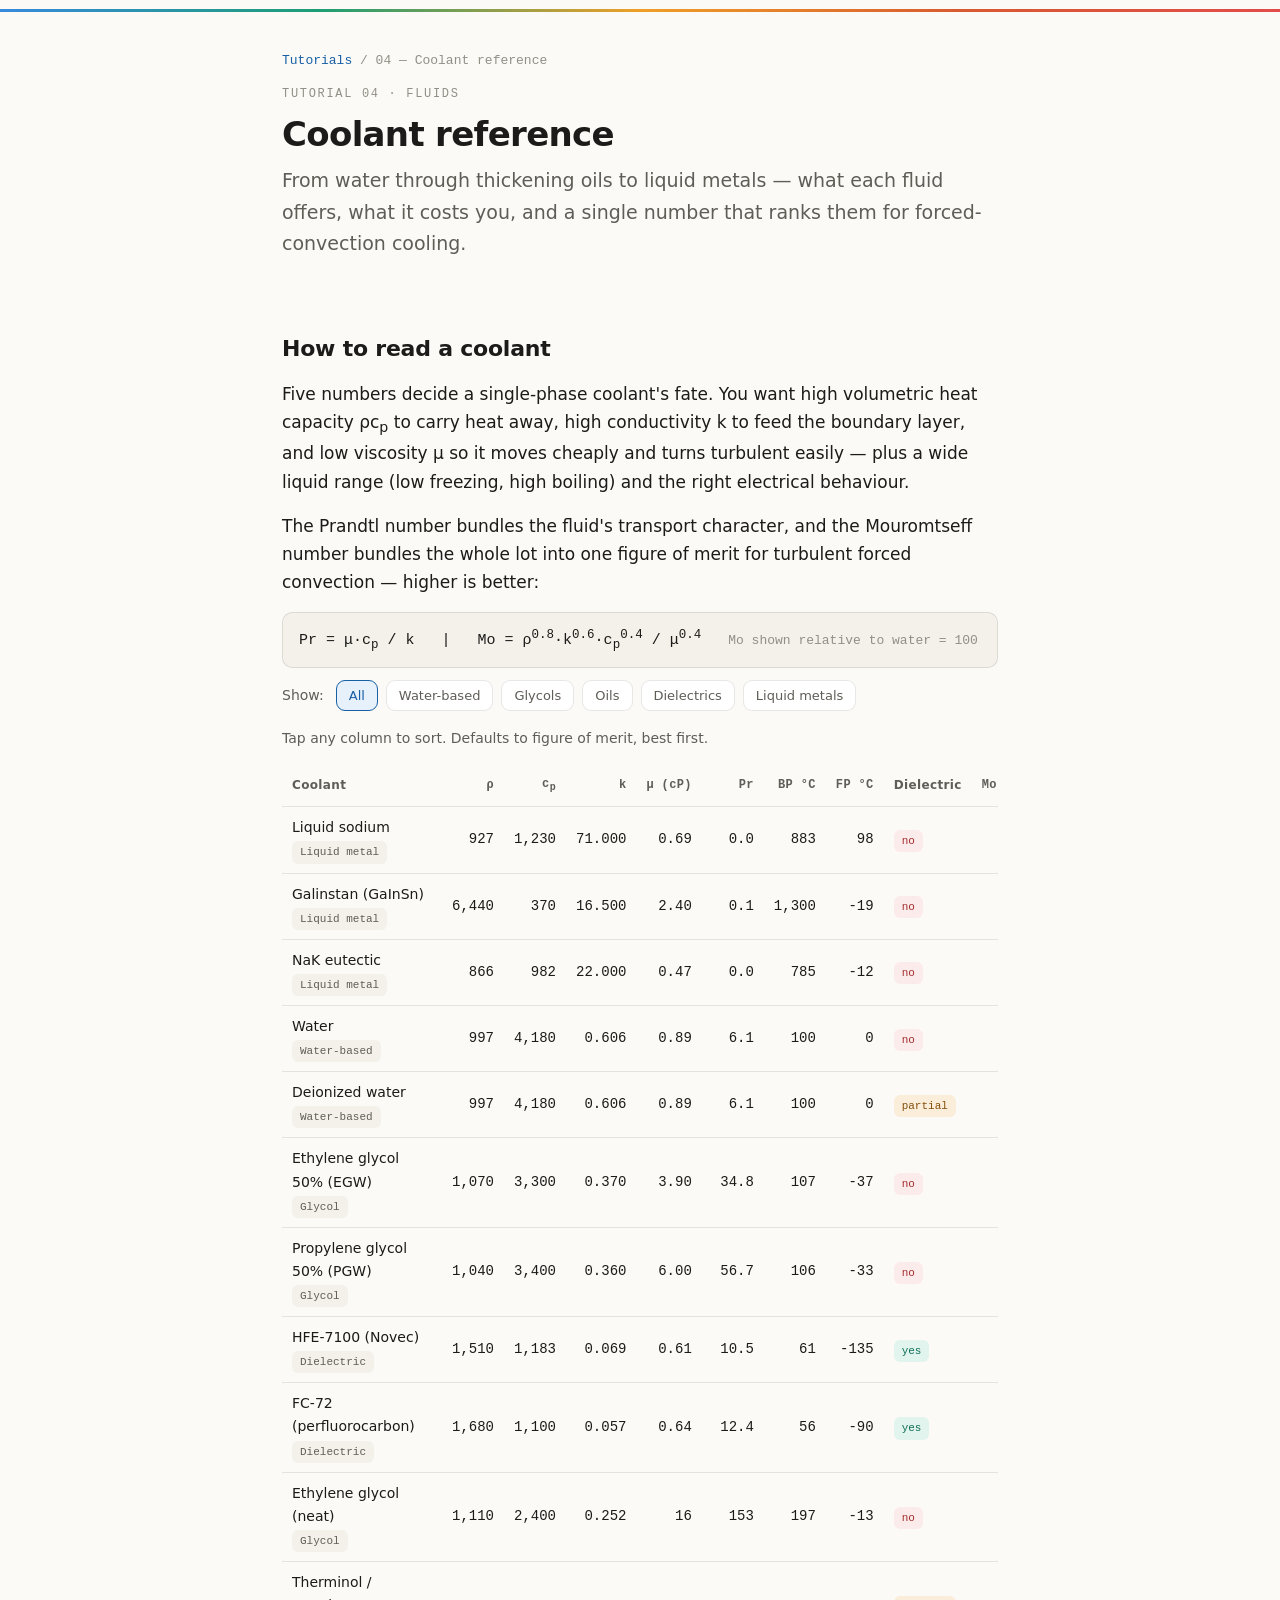
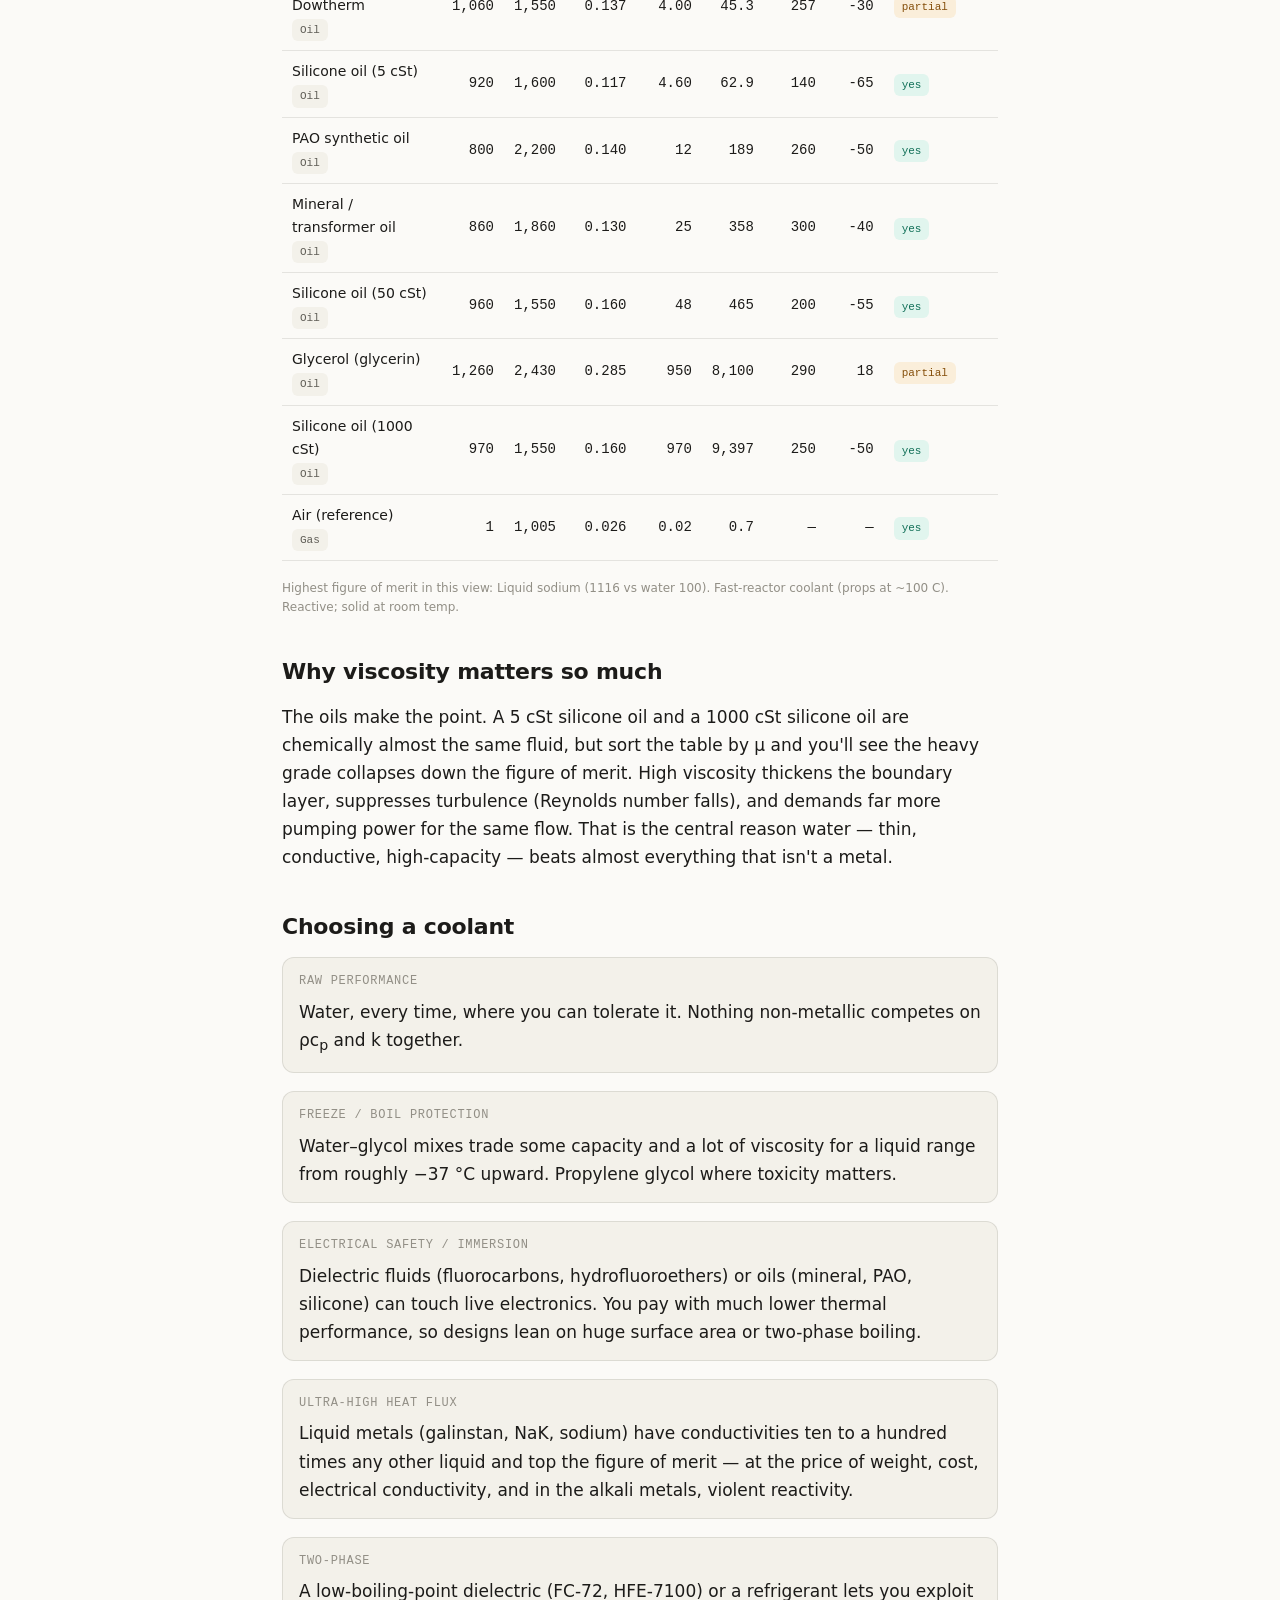
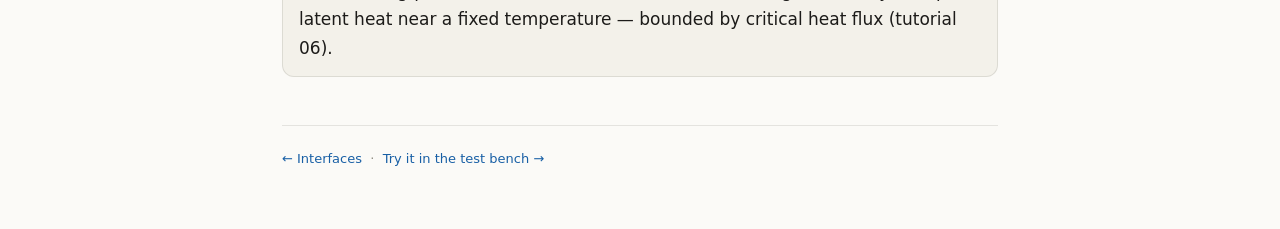
<file: 04-coolants.html>
<!DOCTYPE html>
<html lang="en">
<head>
<meta charset="utf-8">
<meta name="viewport" content="width=device-width, initial-scale=1">
<title>04 · Coolant reference</title>
<link rel="stylesheet" href="style.css">
</head>
<body>
<hr class="spectrum">
<div class="wrap">
  <nav class="crumbs"><a href="index.html">Tutorials</a> / 04 — Coolant reference</nav>
  <header class="site" style="padding-top:14px">
    <p class="eyebrow">Tutorial 04 · Fluids</p>
    <h1>Coolant reference</h1>
    <p class="lead">From water through thickening oils to liquid metals — what each fluid offers, what it costs you, and a single number that ranks them for forced-convection cooling.</p>
  </header>

  <h2>How to read a coolant</h2>
  <p>Five numbers decide a single-phase coolant's fate. You want high volumetric heat capacity ρc<sub>p</sub> to carry heat away, high conductivity k to feed the boundary layer, and low viscosity μ so it moves cheaply and turns turbulent easily — plus a wide liquid range (low freezing, high boiling) and the right electrical behaviour.</p>
  <p>The Prandtl number bundles the fluid's transport character, and the Mouromtseff number bundles the whole lot into one figure of merit for turbulent forced convection — higher is better:</p>
  <div class="eq">Pr = μ·c<sub>p</sub> / k &nbsp;&nbsp;|&nbsp;&nbsp; Mo = ρ<sup>0.8</sup>·k<sup>0.6</sup>·c<sub>p</sub><sup>0.4</sup> / μ<sup>0.4</sup> &nbsp;&nbsp;<span class="lab">Mo shown relative to water = 100</span></div>

  <div class="filters" id="filters">
    <span class="small muted" style="margin-right:4px">Show:</span>
    <button class="chip on" data-f="all">All</button>
    <button class="chip" data-f="water">Water-based</button>
    <button class="chip" data-f="glycol">Glycols</button>
    <button class="chip" data-f="oil">Oils</button>
    <button class="chip" data-f="dielectric">Dielectrics</button>
    <button class="chip" data-f="metal">Liquid metals</button>
  </div>

  <p class="small muted">Tap any column to sort. Defaults to figure of merit, best first.</p>
  <div class="tablewrap">
    <table class="dtable" id="ctable">
      <thead><tr>
        <th class="name" data-k="name" data-t="s">Coolant</th>
        <th class="num" data-k="rho" data-t="n">ρ</th>
        <th class="num" data-k="cp" data-t="n">c<sub>p</sub></th>
        <th class="num" data-k="k" data-t="n">k</th>
        <th class="num" data-k="muc" data-t="n">μ (cP)</th>
        <th class="num" data-k="pr" data-t="n">Pr</th>
        <th class="num" data-k="bp" data-t="n">BP °C</th>
        <th class="num" data-k="fp" data-t="n">FP °C</th>
        <th class="no-sort">Dielectric</th>
        <th class="num" data-k="mo" data-t="n">Mo (rel.)</th>
      </tr></thead>
      <tbody></tbody>
    </table>
  </div>
  <p class="note" id="usenote"></p>

  <h2>Why viscosity matters so much</h2>
  <p>The oils make the point. A 5 cSt silicone oil and a 1000 cSt silicone oil are chemically almost the same fluid, but sort the table by μ and you'll see the heavy grade collapses down the figure of merit. High viscosity thickens the boundary layer, suppresses turbulence (Reynolds number falls), and demands far more pumping power for the same flow. That is the central reason water — thin, conductive, high-capacity — beats almost everything that isn't a metal.</p>

  <h2>Choosing a coolant</h2>
  <div class="callout"><p class="ct">Raw performance</p><p style="margin:0">Water, every time, where you can tolerate it. Nothing non-metallic competes on ρc<sub>p</sub> and k together.</p></div>
  <div class="callout"><p class="ct">Freeze / boil protection</p><p style="margin:0">Water–glycol mixes trade some capacity and a lot of viscosity for a liquid range from roughly −37 °C upward. Propylene glycol where toxicity matters.</p></div>
  <div class="callout"><p class="ct">Electrical safety / immersion</p><p style="margin:0">Dielectric fluids (fluorocarbons, hydrofluoroethers) or oils (mineral, PAO, silicone) can touch live electronics. You pay with much lower thermal performance, so designs lean on huge surface area or two-phase boiling.</p></div>
  <div class="callout"><p class="ct">Ultra-high heat flux</p><p style="margin:0">Liquid metals (galinstan, NaK, sodium) have conductivities ten to a hundred times any other liquid and top the figure of merit — at the price of weight, cost, electrical conductivity, and in the alkali metals, violent reactivity.</p></div>
  <div class="callout"><p class="ct">Two-phase</p><p style="margin:0">A low-boiling-point dielectric (FC-72, HFE-7100) or a refrigerant lets you exploit latent heat near a fixed temperature — bounded by critical heat flux (tutorial 06).</p></div>

  <footer class="site"><a href="03-interfaces.html">← Interfaces</a> &nbsp;·&nbsp; <a href="01-liquid-cooling.html">Try it in the test bench →</a></footer>
</div>

<script src="coolants.js"></script>
<script>
const $=id=>document.getElementById(id);
const moW=window.mouromtseff(window.COOLANTS.find(c=>c.name==='Water'));
const DATA=window.COOLANTS.map(c=>({...c, muc:c.mu*1000, pr:window.prandtl(c), mo:window.mouromtseff(c)/moW*100}));
const CATLAB={water:'Water-based',glycol:'Glycol',oil:'Oil',dielectric:'Dielectric',metal:'Liquid metal',gas:'Gas'};
let filt='all', sort={k:'mo',dir:-1};
const tb=$('ctable').querySelector('tbody');

function dpill(d){return d===true?'<span class="pill yes">yes</span>':d==='part'?'<span class="pill part">partial</span>':'<span class="pill nope">no</span>';}
function fmt(v,d){return v===null?'—':(d===0?Math.round(v).toLocaleString():v.toFixed(d));}

function paint(){
 let rows=DATA.filter(c=>filt==='all'?true:filt==='water'?c.cat==='water':c.cat===filt);
 rows.sort((a,b)=>{const A=a[sort.k],B=b[sort.k];
   if(A===null)return 1; if(B===null)return -1;
   return (typeof A==='string'?A.localeCompare(B):A-B)*sort.dir;});
 tb.innerHTML=rows.map(c=>`<tr>
   <td class="name">${c.name}<br><span class="pill">${CATLAB[c.cat]}</span></td>
   <td class="num">${fmt(c.rho,0)}</td><td class="num">${fmt(c.cp,0)}</td>
   <td class="num">${c.k.toFixed(3)}</td><td class="num">${fmt(c.muc,c.muc>=10?0:2)}</td>
   <td class="num">${fmt(c.pr,c.pr>=100?0:1)}</td>
   <td class="num">${fmt(c.bp,0)}</td><td class="num">${fmt(c.fp,0)}</td>
   <td>${dpill(c.diel)}</td><td class="num">${fmt(c.mo,0)}</td></tr>`).join('');
 $('ctable').querySelectorAll('th[data-k]').forEach(th=>{th.classList.remove('sort-asc','sort-desc');
   if(th.dataset.k===sort.k)th.classList.add(sort.dir>0?'sort-asc':'sort-desc');});
 const best=[...rows].sort((a,b)=>b.mo-a.mo)[0];
 $('usenote').textContent=`Highest figure of merit in this view: ${best.name} (${Math.round(best.mo)} vs water 100). ${best.use}`;
}
$('ctable').querySelectorAll('th[data-k]').forEach(th=>th.addEventListener('click',()=>{
 const k=th.dataset.k; if(sort.k===k)sort.dir*=-1; else{sort.k=k;sort.dir=th.dataset.t==='s'?1:-1;} paint();}));
$('filters').querySelectorAll('.chip').forEach(c=>c.addEventListener('click',()=>{
 filt=c.dataset.f; $('filters').querySelectorAll('.chip').forEach(x=>x.classList.toggle('on',x===c)); paint();}));
paint();
</script>
</body>
</html>
</file>
<file: style.css>
:root{
  --bg:#fbfaf7; --surface:#ffffff; --surface-2:#f3f1ea;
  --line:rgba(20,20,18,.10); --line-2:rgba(20,20,18,.18);
  --ink:#1c1b19; --ink-2:#5f5d56; --ink-3:#928f86;
  --blue:#378ADD; --teal:#1D9E75; --amber:#EF9F27; --coral:#D85A30; --red:#E24B4A;
  --ok-t:#0f6e56; --ok-bg:#e1f5ee;
  --warn-t:#854f0b; --warn-bg:#faeeda;
  --bad-t:#a32d2d; --bad-bg:#fcebeb;
  --info-t:#185fa5; --info-bg:#e6f1fb;
  --seg-base:#c8c5bb;
  --sans:system-ui,-apple-system,"Segoe UI",Roboto,Helvetica,Arial,sans-serif;
  --mono:ui-monospace,"SF Mono","JetBrains Mono",Menlo,Consolas,monospace;
}
@media (prefers-color-scheme:dark){
  :root{
    --bg:#1b1a18; --surface:#232220; --surface-2:#2b2a27;
    --line:rgba(255,255,255,.12); --line-2:rgba(255,255,255,.20);
    --ink:#ece9e0; --ink-2:#a8a59c; --ink-3:#76746d;
    --ok-t:#5DCAA5; --ok-bg:#0e3a30;
    --warn-t:#FAC775; --warn-bg:#3d2c0a;
    --bad-t:#F09595; --bad-bg:#3d1414;
    --info-t:#85B7EB; --info-bg:#0c2c4c;
    --seg-base:#56544e;
  }
}
*{box-sizing:border-box}
html{-webkit-text-size-adjust:100%}
body{
  margin:0; background:var(--bg); color:var(--ink);
  font-family:var(--sans); font-size:17px; line-height:1.65;
  -webkit-font-smoothing:antialiased;
}
.spectrum{height:3px;width:100%;border:0;
  background:linear-gradient(90deg,var(--blue),var(--teal),var(--amber),var(--coral),var(--red));}
.wrap{max-width:760px;margin:0 auto;padding:0 22px}
header.site{padding:46px 0 8px}
.eyebrow{font-family:var(--mono);font-size:12px;letter-spacing:.14em;text-transform:uppercase;color:var(--ink-3);margin:0 0 10px}
h1{font-size:34px;line-height:1.12;letter-spacing:-.02em;font-weight:600;margin:0 0 12px}
h2{font-size:22px;letter-spacing:-.01em;font-weight:600;margin:38px 0 12px}
h3{font-size:17px;font-weight:600;margin:26px 0 8px}
p{margin:0 0 16px;color:var(--ink)}
.lead{font-size:19px;color:var(--ink-2);margin-bottom:26px}
a{color:var(--info-t);text-decoration:none}
a:hover{text-decoration:underline}
.muted{color:var(--ink-2)}
.small{font-size:14px}
.eq{font-family:var(--mono);font-size:15px;background:var(--surface-2);border:1px solid var(--line);
  border-radius:10px;padding:12px 16px;margin:0 0 12px;overflow-x:auto;color:var(--ink)}
.eq .lab{color:var(--ink-3);font-size:13px}
.cards{display:grid;grid-template-columns:repeat(auto-fit,minmax(220px,1fr));gap:16px;margin:8px 0 40px}
.tcard{background:var(--surface);border:1px solid var(--line);border-radius:14px;padding:18px 18px 16px;
  display:flex;flex-direction:column;gap:8px;transition:border-color .15s}
.tcard:hover{border-color:var(--line-2)}
.tcard .num{font-family:var(--mono);font-size:12px;color:var(--ink-3);letter-spacing:.1em}
.tcard h3{margin:2px 0 0}
.tcard p{font-size:14px;color:var(--ink-2);margin:0;flex:1}
.tag{align-self:flex-start;font-size:12px;font-family:var(--mono);padding:2px 9px;border-radius:6px;letter-spacing:.04em}
.tag.live{background:var(--ok-bg);color:var(--ok-t)}
.tag.soon{background:var(--surface-2);color:var(--ink-3)}
.tcard.soon{opacity:.7}
.tcard.soon:hover{border-color:var(--line)}
nav.crumbs{font-family:var(--mono);font-size:13px;color:var(--ink-3);padding:30px 0 0}
footer.site{border-top:1px solid var(--line);margin-top:48px;padding:22px 0 60px;color:var(--ink-3);font-size:13px}

.panel{background:var(--surface);border:1px solid var(--line);border-radius:16px;padding:22px;margin:24px 0}
.chip{padding:7px 12px;border-radius:9px;border:1px solid var(--line);background:var(--surface);
  color:var(--ink-2);font-size:13px;font-family:var(--sans);cursor:pointer;transition:all .12s}
.chip:hover{border-color:var(--line-2)}
.chip.on{border-color:var(--info-t);background:var(--info-bg);color:var(--info-t)}
.row{display:flex;align-items:center;gap:12px;margin-bottom:12px}
.row label{font-size:14px;color:var(--ink-2);min-width:84px}
.row output,.row .val{font-size:14px;font-weight:600;min-width:64px;text-align:right;font-family:var(--mono)}
input[type=range]{flex:1;accent-color:var(--info-t)}
.big{font-size:32px;font-weight:600;font-family:var(--mono)}
.statuspill{font-size:13px;font-weight:600;padding:3px 11px;border-radius:8px}
.track{position:relative;height:30px;border-radius:7px;overflow:hidden;display:flex;background:var(--surface-2)}
.seg{height:100%}
.ticks{display:flex;justify-content:space-between;font-size:11px;color:var(--ink-3);margin:6px 0 14px}
.legend{display:flex;flex-wrap:wrap;gap:14px;margin-bottom:18px}
.lg{display:flex;align-items:center;gap:6px;font-size:13px;color:var(--ink-2)}
.lg i{width:11px;height:11px;border-radius:3px;display:inline-block}
.grid{display:grid;grid-template-columns:repeat(auto-fit,minmax(150px,1fr));gap:12px}
.card{background:var(--surface-2);border-radius:10px;padding:11px 13px}
.card .l{font-size:12px;color:var(--ink-2);margin-bottom:3px}
.card .v{font-size:18px;font-weight:600;font-family:var(--mono);color:var(--ink)}
.note{font-size:12px;color:var(--ink-3);line-height:1.55;margin:14px 0 0}

.tablewrap{overflow-x:auto;margin:0 0 18px}
table.dtable{border-collapse:collapse;width:100%;font-size:14px}
table.dtable th,table.dtable td{text-align:left;padding:9px 10px;border-bottom:1px solid var(--line);white-space:nowrap}
table.dtable th{font-weight:600;color:var(--ink-2);font-size:12px;letter-spacing:.03em;cursor:pointer;user-select:none}
table.dtable th.no-sort{cursor:default}
table.dtable td.num,table.dtable th.num{text-align:right;font-family:var(--mono)}
table.dtable td.name{white-space:normal;min-width:160px}
table.dtable tbody tr:hover{background:var(--surface-2)}
th.sort-asc::after{content:'\25B2';font-size:9px;margin-left:5px;color:var(--ink-3)}
th.sort-desc::after{content:'\25BC';font-size:9px;margin-left:5px;color:var(--ink-3)}
.pill{font-family:var(--mono);font-size:11px;padding:2px 8px;border-radius:6px;background:var(--surface-2);color:var(--ink-2);white-space:nowrap;display:inline-block}
.pill.yes{background:var(--ok-bg);color:var(--ok-t)}
.pill.nope{background:var(--bad-bg);color:var(--bad-t)}
.pill.part{background:var(--warn-bg);color:var(--warn-t)}
.callout{background:var(--surface-2);border:1px solid var(--line);border-radius:12px;padding:14px 16px;margin:0 0 18px}
.callout .ct{font-family:var(--mono);font-size:12px;letter-spacing:.06em;text-transform:uppercase;color:var(--ink-3);margin:0 0 6px}
.callout p:last-child{margin-bottom:0}
dl.defs{margin:0 0 18px}
dl.defs dt{font-weight:600;margin-top:14px;font-family:var(--mono);font-size:15px}
dl.defs dd{margin:3px 0 0;color:var(--ink-2)}
.filters{display:flex;flex-wrap:wrap;gap:8px;margin:0 0 16px;align-items:center}
.layerrow{display:flex;align-items:center;gap:10px;margin-bottom:10px}
.layerrow select{flex:2;min-width:0}
.layerrow input[type=range]{flex:3}
.layerrow .ll{font-family:var(--mono);font-size:12px;color:var(--ink-3);min-width:62px;text-align:right}
select{font-family:var(--sans);font-size:14px;padding:6px 8px;border-radius:8px;border:1px solid var(--line);background:var(--surface);color:var(--ink)}
.section-eyebrow{font-family:var(--mono);font-size:12px;letter-spacing:.12em;text-transform:uppercase;color:var(--ink-3);margin:36px 0 4px;padding-top:8px;border-top:1px solid var(--line)}
</file>
